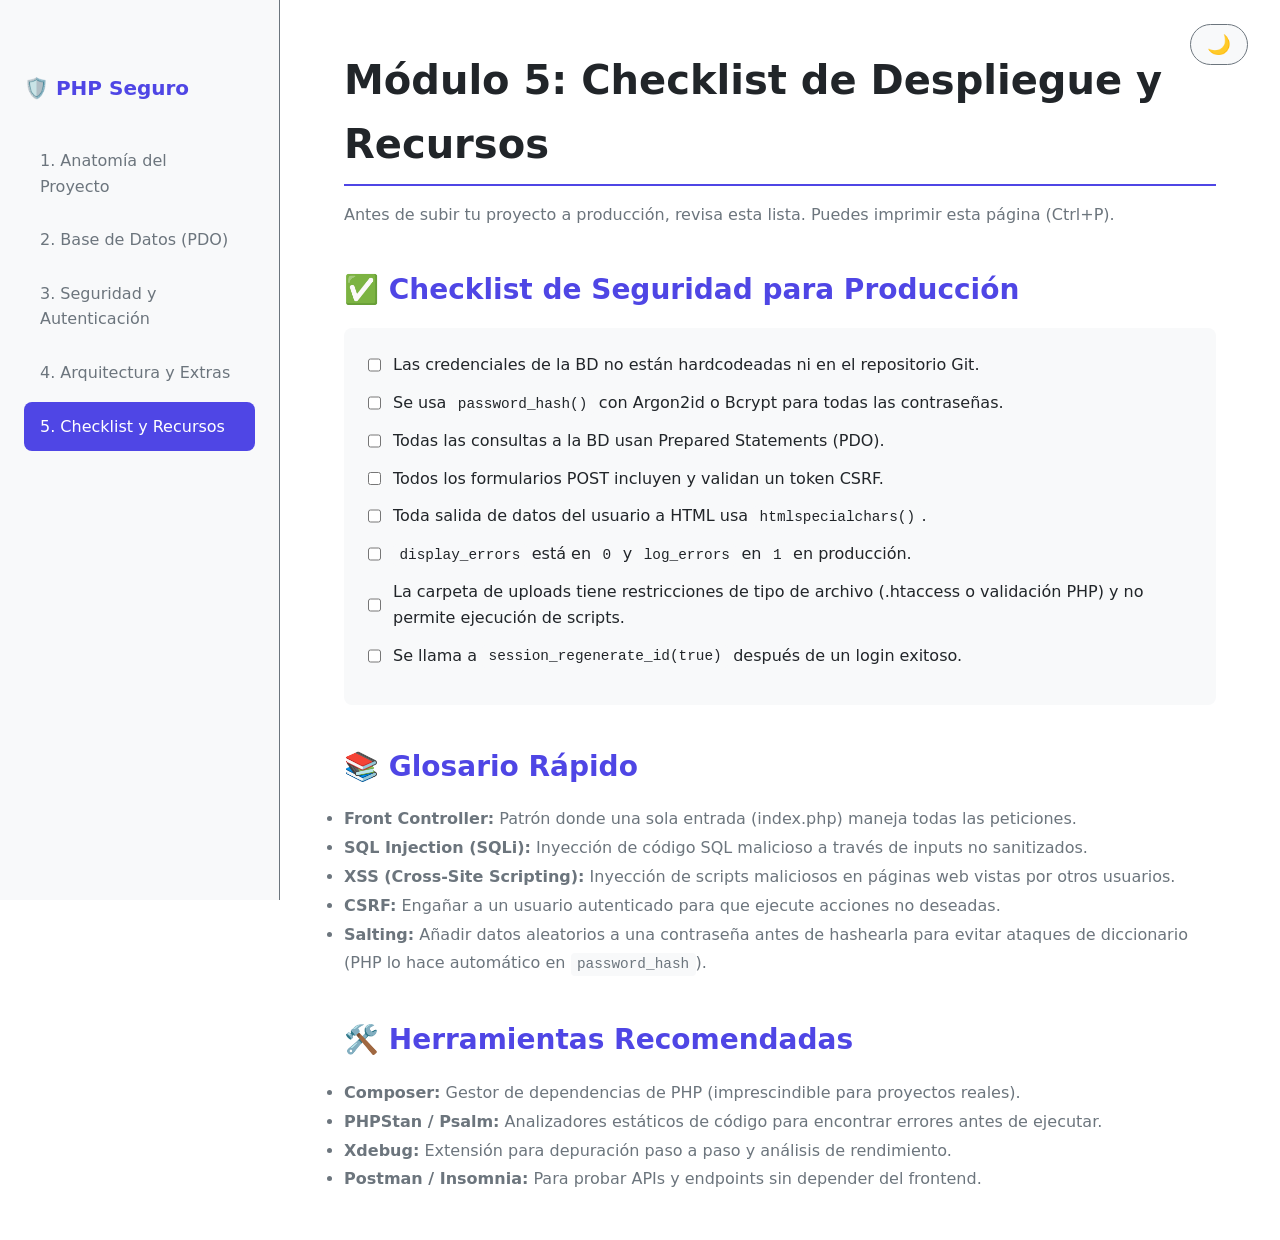
<file: recursos.html>
<!DOCTYPE html>
<html lang="es">
<head>
    <meta charset="UTF-8">
    <meta name="viewport" content="width=device-width, initial-scale=1.0">
    <title>Módulo 5: Recursos | PHP Profesional</title>
    <link rel="stylesheet" href="styles.css">
</head>
<body>
    <button class="theme-toggle" id="theme-toggle">🌙</button>
    <aside class="sidebar">
        <h2>🛡️ PHP Seguro</h2>
        <nav>
            <a href="index.html">1. Anatomía del Proyecto</a>
            <a href="base-datos.html">2. Base de Datos (PDO)</a>
            <a href="seguridad.html">3. Seguridad y Autenticación</a>
            <a href="arquitectura.html">4. Arquitectura y Extras</a>
            <a href="recursos.html">5. Checklist y Recursos</a>
        </nav>
    </aside>

    <main class="main-content">
        <h1>Módulo 5: Checklist de Despliegue y Recursos</h1>
        <p>Antes de subir tu proyecto a producción, revisa esta lista. Puedes imprimir esta página (Ctrl+P).</p>

        <h2>✅ Checklist de Seguridad para Producción</h2>
        <div style="background: var(--bg-secondary); padding: 1.5rem; border-radius: 0.5rem; margin-bottom: 2rem;">
            <label class="checklist-item" style="display: flex; gap: 0.75rem; margin-bottom: 0.75rem; cursor: pointer;">
                <input type="checkbox"> <span>Las credenciales de la BD no están hardcodeadas ni en el repositorio Git.</span>
            </label>
            <label class="checklist-item" style="display: flex; gap: 0.75rem; margin-bottom: 0.75rem; cursor: pointer;">
                <input type="checkbox"> <span>Se usa <code>password_hash()</code> con Argon2id o Bcrypt para todas las contraseñas.</span>
            </label>
            <label class="checklist-item" style="display: flex; gap: 0.75rem; margin-bottom: 0.75rem; cursor: pointer;">
                <input type="checkbox"> <span>Todas las consultas a la BD usan Prepared Statements (PDO).</span>
            </label>
            <label class="checklist-item" style="display: flex; gap: 0.75rem; margin-bottom: 0.75rem; cursor: pointer;">
                <input type="checkbox"> <span>Todos los formularios POST incluyen y validan un token CSRF.</span>
            </label>
            <label class="checklist-item" style="display: flex; gap: 0.75rem; margin-bottom: 0.75rem; cursor: pointer;">
                <input type="checkbox"> <span>Toda salida de datos del usuario a HTML usa <code>htmlspecialchars()</code>.</span>
            </label>
            <label class="checklist-item" style="display: flex; gap: 0.75rem; margin-bottom: 0.75rem; cursor: pointer;">
                <input type="checkbox"> <span><code>display_errors</code> está en <code>0</code> y <code>log_errors</code> en <code>1</code> en producción.</span>
            </label>
            <label class="checklist-item" style="display: flex; gap: 0.75rem; margin-bottom: 0.75rem; cursor: pointer;">
                <input type="checkbox"> <span>La carpeta de uploads tiene restricciones de tipo de archivo (.htaccess o validación PHP) y no permite ejecución de scripts.</span>
            </label>
            <label class="checklist-item" style="display: flex; gap: 0.75rem; margin-bottom: 0.75rem; cursor: pointer;">
                <input type="checkbox"> <span>Se llama a <code>session_regenerate_id(true)</code> después de un login exitoso.</span>
            </label>
        </div>

        <h2>📚 Glosario Rápido</h2>
        <ul style="color: var(--text-secondary); line-height: 1.8;">
            <li><strong>Front Controller:</strong> Patrón donde una sola entrada (index.php) maneja todas las peticiones.</li>
            <li><strong>SQL Injection (SQLi):</strong> Inyección de código SQL malicioso a través de inputs no sanitizados.</li>
            <li><strong>XSS (Cross-Site Scripting):</strong> Inyección de scripts maliciosos en páginas web vistas por otros usuarios.</li>
            <li><strong>CSRF:</strong> Engañar a un usuario autenticado para que ejecute acciones no deseadas.</li>
            <li><strong>Salting:</strong> Añadir datos aleatorios a una contraseña antes de hashearla para evitar ataques de diccionario (PHP lo hace automático en <code>password_hash</code>).</li>
        </ul>

        <h2>🛠️ Herramientas Recomendadas</h2>
        <ul style="color: var(--text-secondary); line-height: 1.8;">
            <li><strong>Composer:</strong> Gestor de dependencias de PHP (imprescindible para proyectos reales).</li>
            <li><strong>PHPStan / Psalm:</strong> Analizadores estáticos de código para encontrar errores antes de ejecutar.</li>
            <li><strong>Xdebug:</strong> Extensión para depuración paso a paso y análisis de rendimiento.</li>
            <li><strong>Postman / Insomnia:</strong> Para probar APIs y endpoints sin depender del frontend.</li>
        </ul>
    </main>
    <script src="script.js"></script>
</body>
</html>
</file>
<file: styles.css>
:root {
    --bg-primary: #ffffff;
    --bg-secondary: #f8f9fa;
    --text-primary: #212529;
    --text-secondary: #6c757d;
    --accent: #4f46e5;
    --accent-hover: #4338ca;
    --sidebar-width: 280px;
    --danger-bg: #fef2f2;
    --danger-border: #fecaca;
    --danger-text: #991b1b;
    --success-bg: #f0fdf4;
    --success-border: #bbf7d0;
    --success-text: #166534;
    --info-bg: #eff6ff;
    --info-border: #bfdbfe;
    --info-text: #1e40af;
}

[data-theme="dark"] {
    --bg-primary: #0f172a;
    --bg-secondary: #1e293b;
    --text-primary: #f1f5f9;
    --text-secondary: #94a3b8;
    --accent: #818cf8;
    --accent-hover: #6366f1;
    --danger-bg: #450a0a;
    --danger-border: #7f1d1d;
    --danger-text: #fecaca;
    --success-bg: #052e16;
    --success-border: #14532d;
    --success-text: #bbf7d0;
    --info-bg: #172554;
    --info-border: #1e3a8a;
    --info-text: #bfdbfe;
}

* { box-sizing: border-box; margin: 0; padding: 0; }
body { font-family: 'Inter', system-ui, -apple-system, sans-serif; background: var(--bg-primary); color: var(--text-primary); line-height: 1.6; display: flex; }

/* Sidebar */
.sidebar { width: var(--sidebar-width); background: var(--bg-secondary); height: 100vh; position: fixed; padding: 2rem 1.5rem; border-right: 1px solid var(--text-secondary); overflow-y: auto; }
.sidebar h2 { font-size: 1.25rem; margin-bottom: 2rem; color: var(--accent); }
.sidebar nav a { display: block; padding: 0.75rem 1rem; color: var(--text-secondary); text-decoration: none; border-radius: 0.5rem; margin-bottom: 0.25rem; transition: all 0.2s; }
.sidebar nav a:hover, .sidebar nav a.active { background: var(--accent); color: white; }

/* Main Content */
.main-content { margin-left: var(--sidebar-width); flex: 1; padding: 3rem 4rem; max-width: 1000px; }
h1 { font-size: 2.5rem; margin-bottom: 1rem; border-bottom: 2px solid var(--accent); padding-bottom: 0.5rem; }
h2 { font-size: 1.75rem; margin: 2.5rem 0 1rem; color: var(--accent); }
h3 { font-size: 1.25rem; margin: 1.5rem 0 0.75rem; }
p { margin-bottom: 1rem; color: var(--text-secondary); }
code { background: var(--bg-secondary); padding: 0.2rem 0.4rem; border-radius: 0.25rem; font-family: 'Fira Code', monospace; font-size: 0.9em; }
pre { background: #1e1e1e !important; border-radius: 0.5rem; padding: 1.5rem; overflow-x: auto; margin: 1.5rem 0; }

/* Componentes Especiales */
.hack-case { background: var(--danger-bg); border-left: 4px solid var(--danger-border); padding: 1.5rem; border-radius: 0 0.5rem 0.5rem 0; margin: 1.5rem 0; }
.hack-case h4 { color: var(--danger-text); margin-bottom: 0.5rem; display: flex; align-items: center; gap: 0.5rem; }
.defense { background: var(--success-bg); border-left: 4px solid var(--success-border); padding: 1.5rem; border-radius: 0 0.5rem 0.5rem 0; margin: 1.5rem 0; }
.defense h4 { color: var(--success-text); margin-bottom: 0.5rem; display: flex; align-items: center; gap: 0.5rem; }
.info-banner { background: var(--info-bg); border: 1px solid var(--info-border); padding: 1.5rem; border-radius: 0.5rem; margin: 2rem 0; }
.info-banner h4 { color: var(--info-text); margin-bottom: 0.5rem; }

/* Theme Toggle */
.theme-toggle { position: fixed; top: 1.5rem; right: 2rem; background: var(--bg-secondary); border: 1px solid var(--text-secondary); color: var(--text-primary); padding: 0.5rem 1rem; border-radius: 2rem; cursor: pointer; font-size: 1.2rem; z-index: 100; }

/* Print Checklist */
@media print {
    .sidebar, .theme-toggle { display: none; }
    .main-content { margin: 0; padding: 0; max-width: 100%; }
    .checklist-item { break-inside: avoid; }
}
</file>
